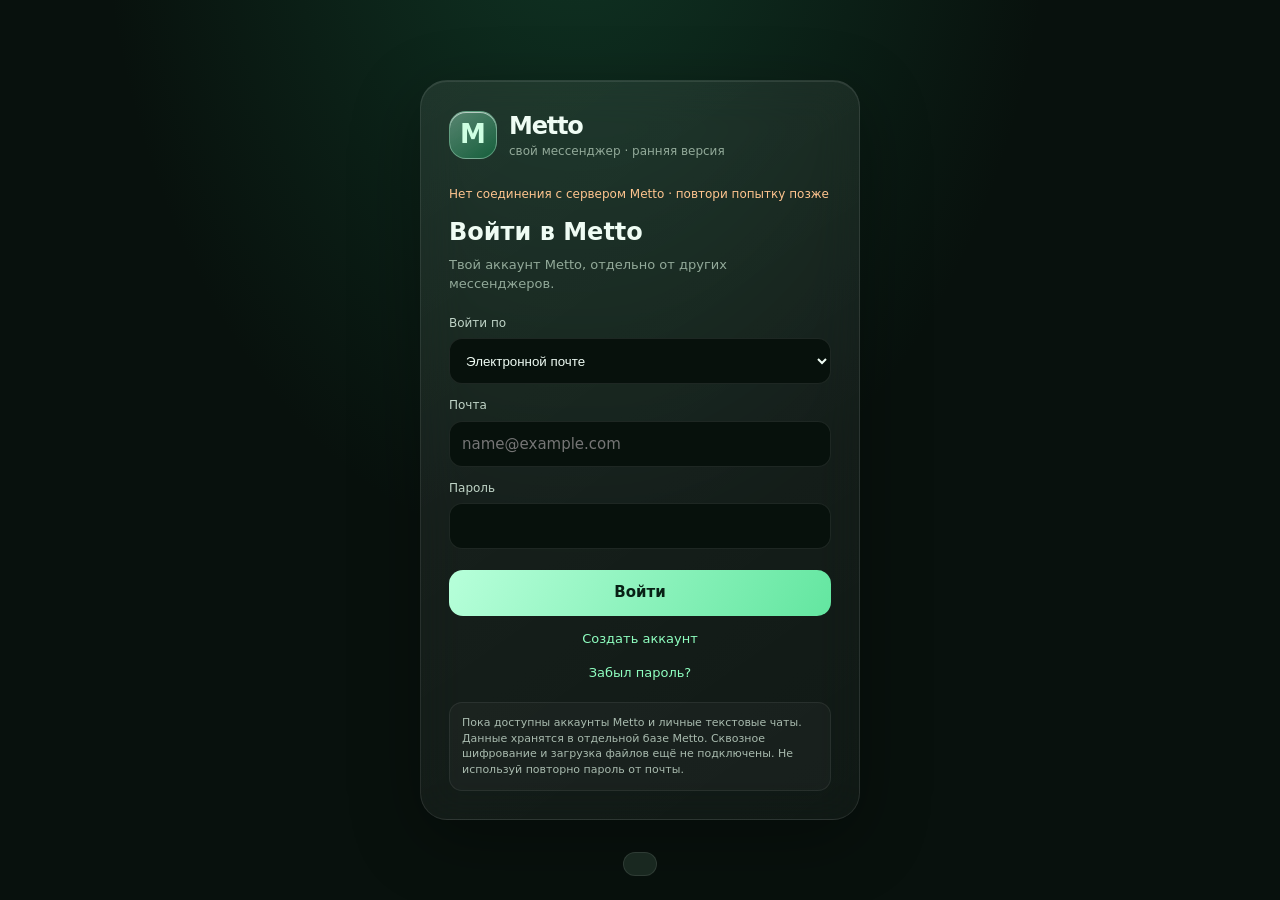
<file: metto-cloud.html>
<!doctype html>
<html lang="ru">
<head>
  <meta charset="utf-8">
  <meta name="viewport" content="width=device-width,initial-scale=1,viewport-fit=cover">
  <meta name="theme-color" content="#09150f">
  <title>Metto — личные чаты</title>
  <link rel="icon" href="./mello-icon.svg" type="image/svg+xml">
  <style>
    :root{color-scheme:dark;--bg:#09150f;--panel:#111e19;--panel2:#192820;--line:#ffffff18;--text:#effcf4;--muted:#93aa9a;--green:#8fffc0;--glow:#1b6845}
    *{box-sizing:border-box}body{margin:0;min-height:100dvh;background:radial-gradient(ellipse at 45% -18%,#1b68456b,transparent 48%),#08110d;color:var(--text);font:15px/1.45 Inter,system-ui,-apple-system,"Segoe UI",sans-serif}button,input{font:inherit;color:inherit}button{cursor:pointer}.hidden{display:none!important}
    .glass{border:1px solid var(--line);background:linear-gradient(145deg,rgba(255,255,255,var(--glass-alpha,.08)),rgba(255,255,255,calc(var(--glass-alpha,.08)*.5)));box-shadow:inset 0 1px #ffffff18,0 20px 70px #0005;backdrop-filter:blur(22px);-webkit-backdrop-filter:blur(22px)}
    #auth{min-height:100dvh;display:grid;place-items:center;padding:18px}.auth-card{width:min(440px,100%);padding:28px;border-radius:27px;animation:auth-arrive .42s cubic-bezier(.16,1,.3,1) both}.brand{display:flex;align-items:center;gap:12px;margin-bottom:25px}.mark{display:grid;place-items:center;width:48px;height:48px;border-radius:17px;background:linear-gradient(145deg,#b1ffdc66,#17603d);border:1px solid #c7ffe258;color:#ceffe2;font-weight:900;font-size:26px;box-shadow:inset 0 1px #fff9}.brand b{display:block;font-size:24px;letter-spacing:-.05em}.brand small{display:block;color:var(--muted);font-size:12px}.auth-card h1{font-size:24px;margin:0 0 6px}.sub{color:var(--muted);font-size:13px;margin:0 0 21px}.field{display:block;margin:13px 0}.field span{display:block;color:#c0d4c7;font-size:12px;margin-bottom:6px}.field input,.field select{width:100%;height:46px;padding:0 12px;border:1px solid var(--line);border-radius:13px;background:#07110c;color:var(--text);outline:none}.primary{width:100%;min-height:46px;border:0;border-radius:14px;margin-top:8px;background:linear-gradient(120deg,#b7ffda,#63e6a0);color:#082015;font-weight:750}.link{display:block;margin:13px auto 0;background:none;border:0;color:var(--green);font-size:13px}.note{padding:12px;border-radius:13px;background:#ffffff08;border:1px solid #ffffff12;color:#a9bbaf;font-size:11px;margin-top:18px}.api-state{font-size:12px;color:#ffc58f;margin:0 0 12px;min-height:1em}
    #app{height:100dvh;max-width:1440px;margin:auto;display:grid;grid-template-columns:72px 320px minmax(0,1fr);border-inline:1px solid #ffffff0b;background:#0b1712}.rail{display:flex;flex-direction:column;align-items:center;gap:12px;padding:16px 8px;border-right:1px solid var(--line);background:#0e1a15}.rail .mark{width:42px;height:42px;font-size:22px;margin-bottom:12px}.rail button{width:52px;min-height:50px;border:0;border-radius:16px;background:transparent;color:var(--muted);font-size:19px}.rail button:hover,.rail button.selected{background:#b1ffdc16;color:var(--green)}.rail .spacer{flex:1}.sidebar{min-width:0;display:flex;flex-direction:column;border-right:1px solid var(--line);background:#111e19}.side-head{display:flex;align-items:center;justify-content:space-between;padding:18px 16px 11px}.side-head h1{font-size:20px;margin:0}.icon{width:38px;height:38px;border:1px solid var(--line);border-radius:13px;background:#ffffff0a;color:var(--green);font-size:21px}.list{padding:5px 10px;overflow:auto;flex:1}.chat-row{display:flex;align-items:center;gap:11px;padding:10px;border-radius:16px;cursor:pointer;transition:background .18s}.chat-row:hover,.chat-row.active{background:#b1ffdc17}.avatar{flex:none;width:44px;height:44px;border-radius:50%;display:grid;place-items:center;background:linear-gradient(145deg,#92f2bb,#25694a);color:#092016;font-weight:750}.row-copy{min-width:0;flex:1}.row-copy b,.row-copy small{display:block;overflow:hidden;text-overflow:ellipsis;white-space:nowrap}.row-copy small{color:var(--muted);font-size:12px;margin-top:3px}.empty-list{color:var(--muted);font-size:13px;text-align:center;padding:30px 18px}.pane{min-width:0;display:flex;flex-direction:column;position:relative}.welcome{margin:auto;max-width:440px;padding:28px;text-align:center;color:var(--muted)}.welcome .mark{margin:0 auto 20px;width:66px;height:66px;font-size:35px}.welcome h2{color:var(--text);font-size:24px;margin:0 0 8px}.chat-head{height:72px;display:flex;align-items:center;gap:11px;padding:12px 20px;border-bottom:1px solid var(--line);background:#ffffff06}.chat-head b{display:block}.chat-head small{color:var(--muted)}.chat-head .spacer{flex:1}.messages{flex:1;overflow:auto;padding:22px max(18px,calc((100% - 850px)/2));display:flex;flex-direction:column;gap:9px}.bubble{max-width:min(78%,620px);padding:10px 13px;border-radius:17px 17px 17px 5px;background:#17251f;border:1px solid #ffffff0d;white-space:pre-wrap;overflow-wrap:anywhere;animation:arrive .17s ease-out}.bubble.mine{align-self:flex-end;border-radius:17px 17px 5px 17px;background:linear-gradient(140deg,#246444,#164b34);border-color:#a9ffd01c}.bubble time{display:block;text-align:right;color:#b6cec0a0;font-size:10px;margin-top:4px}.composer{display:flex;gap:8px;max-width:900px;width:calc(100% - 32px);margin:0 auto calc(15px + env(safe-area-inset-bottom));padding:8px;border-radius:21px}.composer input{height:42px;min-width:0;flex:1;border:0;outline:0;background:transparent;padding:0 10px}.send{width:42px;height:42px;border:0;border-radius:15px;background:linear-gradient(120deg,#b7ffda,#63e6a0);color:#082015;font-weight:bold}.info{padding:8px 18px 0;text-align:center;color:#819789;font-size:10px}.back{display:none}.overlay{position:fixed;inset:0;z-index:4;display:grid;place-items:center;padding:16px;background:#0009;backdrop-filter:blur(12px)}.modal{width:min(460px,100%);max-height:min(80dvh,680px);overflow:auto;padding:20px;border-radius:22px}.modal-head{display:flex;justify-content:space-between;align-items:center;margin-bottom:14px}.modal-head h2{font-size:19px;margin:0}.searchbox{height:43px;width:100%;padding:0 12px;border:1px solid var(--line);border-radius:13px;background:#07110c;outline:0}.user-result{display:flex;align-items:center;gap:10px;padding:11px 2px;border-bottom:1px solid var(--line)}.user-result .row-copy{flex:1}.user-result button,.secondary{border:1px solid #a8ffce2b;border-radius:12px;padding:8px 11px;background:#91ffbf12;color:#caffdf;font-size:12px}.toast{position:fixed;left:50%;bottom:24px;z-index:8;transform:translate(-50%,20px);opacity:0;pointer-events:none;padding:11px 16px;border:1px solid var(--line);border-radius:14px;background:#192820;color:var(--text);transition:.2s}.toast.on{opacity:1;transform:translate(-50%,0)}@keyframes arrive{from{opacity:0;transform:translateY(5px)}to{opacity:1;transform:none}}@keyframes auth-arrive{from{opacity:0;transform:translateY(15px) scale(.98)}to{opacity:1;transform:none}}
    :root{--glass-alpha:.075}.glass{background:linear-gradient(145deg,rgba(255,255,255,var(--glass-alpha)),rgba(255,255,255,calc(var(--glass-alpha)*.42)))}
    .rail button{font-size:17px}.special-view{min-height:0;flex:1;display:flex;flex-direction:column}.special-head{display:flex;align-items:center;gap:12px;padding:17px 20px;border-bottom:1px solid var(--line)}.special-head h2{font-size:19px;margin:0}.special-list{overflow:auto;flex:1;padding:18px max(16px,calc((100% - 850px)/2));display:flex;flex-direction:column;gap:10px}.saved-item{position:relative;padding:14px 50px 14px 15px;border:1px solid var(--line);border-radius:16px;background:#ffffff08;white-space:pre-wrap;overflow-wrap:anywhere}.saved-item small{display:block;margin-top:8px;color:var(--muted);font-size:10px}.saved-item button{position:absolute;right:9px;top:9px}.profile-top{display:grid;grid-template-columns:74px 1fr;gap:14px;align-items:center;margin:12px 0 18px}.profile-avatar{width:74px;height:74px;border-radius:50%;object-fit:cover;background:linear-gradient(145deg,#92f2bb,#25694a)}.profile-banner-preview{width:100%;height:100px;object-fit:cover;border-radius:16px;border:1px solid var(--line);background:#12251b;margin:4px 0 12px}.banner-grid{display:grid;grid-template-columns:repeat(4,minmax(0,1fr));gap:8px;max-height:260px;overflow:auto;padding:2px}.banner-choice{border:2px solid transparent;border-radius:12px;padding:0;overflow:hidden;background:#ffffff0b;aspect-ratio:1.8;transition:transform .16s,border-color .16s}.banner-choice:hover{transform:scale(1.035)}.banner-choice.selected{border-color:#8fffc0;box-shadow:0 0 0 2px #8fffc030}.banner-choice img{width:100%;height:100%;object-fit:cover;display:block}.range-row{display:flex;align-items:center;gap:12px}.range-row input{flex:1;accent-color:#80f3ac}.modal-actions{display:flex;gap:8px;margin-top:14px}.modal-actions>*{flex:1}.qr-card{background:#fff;border-radius:18px;padding:14px;text-align:center;color:#132018}.qr-card img{display:block;width:min(250px,100%);aspect-ratio:1;margin:0 auto 10px}.qr-handle{font-weight:800}.assistant-answer{white-space:pre-wrap;padding:13px;border-radius:15px;background:#ffffff0a;border:1px solid var(--line);margin:12px 0}.assistant-form textarea{width:100%;min-height:92px;resize:vertical;padding:12px;border:1px solid var(--line);border-radius:14px;background:#07110c;outline:0}.chat-banner{width:100%;height:52px;object-fit:cover;border-radius:15px;margin:4px 0 0}.chat-tools{display:flex;gap:6px;margin-left:auto}.bubble{position:relative;padding-right:36px}.message-save{position:absolute;right:7px;top:7px;width:25px;height:25px;border:0;border-radius:8px;background:#ffffff08;color:#b8c7bf;opacity:.35}.bubble:hover .message-save,.message-save:focus{opacity:1}.avatar img{width:100%;height:100%;object-fit:cover;border-radius:50%}.chat-head .avatar{overflow:hidden}
    .profile-banner-preview{padding:0;overflow:hidden}.profile-banner-preview>img,.profile-banner-preview>video,.chat-banner>img,.chat-banner>video{display:block;width:100%;height:100%;object-fit:cover;border-radius:inherit}.chat-banner{overflow:hidden;padding:0}.banner-video-choice{display:flex;flex-direction:column;align-items:center;justify-content:center;gap:4px;background:radial-gradient(circle at 50% 15%,#a2ffd03b,#1b3d2b 60%,#0e1712);color:#caffdf}.banner-video-choice>span{font-size:24px}.banner-video-choice small{font-size:9px;color:#b6e8c9}.composer-tool{flex:none;width:38px;height:38px;border:1px solid var(--line);border-radius:13px;background:#ffffff08;color:var(--green)}.composer-tool:hover{background:#b1ffdc16}.bubble.sticker-bubble{font-size:52px;line-height:1.1;padding:7px 37px 7px 10px;background:transparent;border:0;box-shadow:none}.bubble.sticker-bubble.mine{background:transparent}.bubble a{color:#a8ffd0;text-decoration:underline;text-underline-offset:3px;overflow-wrap:anywhere}.sticker-grid{display:grid;grid-template-columns:repeat(5,1fr);gap:8px}.sticker-choice{min-height:58px;border:1px solid var(--line);border-radius:14px;background:#ffffff08;font-size:30px}.sticker-choice:hover{background:#b1ffdc20;transform:translateY(-2px)}.composer-hint{max-width:850px;width:calc(100% - 32px);margin:-8px auto 8px;color:var(--muted);font-size:10px}@media(max-width:700px){#app{grid-template-columns:56px minmax(0,1fr);height:100dvh}.rail{grid-column:1;grid-row:1;gap:6px;padding:10px 4px}.rail button{width:46px;min-height:43px;border-radius:13px}.rail .mark{width:40px;height:40px;margin-bottom:4px}.sidebar{grid-column:2;grid-row:1}.pane{grid-column:2;grid-row:1;display:none}.pane.mobile-open{display:flex;position:absolute;inset:0 0 0 56px;z-index:2;background:#0b1712}.pane.mobile-open .back{display:inline-grid;place-items:center;width:38px;height:38px;border:0;border-radius:13px;background:#ffffff0b;font-size:20px}.pane.mobile-open~.sidebar{visibility:hidden}.sidebar.mobile-hidden{visibility:hidden}.messages{padding:16px 12px}.bubble{max-width:88%}.chat-head{padding:10px 12px}.composer{width:calc(100% - 20px)}.composer-tool{width:34px;height:34px}.composer-hint{width:calc(100% - 20px)}.banner-grid{grid-template-columns:repeat(3,minmax(0,1fr));max-height:34dvh}.modal{max-height:88dvh}.special-head{padding:12px}.special-list{padding:12px}}
    .overlay{animation:overlay-in .24s cubic-bezier(.2,.8,.2,1) both}.modal{transform-origin:center;animation:modal-in .34s cubic-bezier(.16,1,.3,1) both}.overlay.closing{animation:overlay-out .18s ease-in both}.overlay.closing .modal{animation:modal-out .18s cubic-bezier(.4,0,1,1) both}.pane.mobile-open{animation:pane-enter .25s cubic-bezier(.2,.8,.2,1) both}.messages:not(.hidden){animation:content-in .24s ease-out both}.welcome:not(.hidden){animation:content-in .3s ease-out both}@keyframes overlay-in{from{opacity:0}to{opacity:1}}@keyframes overlay-out{from{opacity:1}to{opacity:0}}@keyframes modal-in{from{opacity:0;transform:translateY(18px) scale(.965);filter:blur(5px)}to{opacity:1;transform:none;filter:none}}@keyframes modal-out{to{opacity:0;transform:translateY(10px) scale(.975);filter:blur(3px)}}@keyframes pane-enter{from{opacity:.5;transform:translateX(10px)}to{opacity:1;transform:none}}@keyframes content-in{from{opacity:0;transform:translateY(6px)}to{opacity:1;transform:none}}.chat-row-enter{animation:row-in .28s cubic-bezier(.2,.8,.2,1) both}.chat-row-enter:nth-child(2){animation-delay:25ms}.chat-row-enter:nth-child(3){animation-delay:50ms}.chat-row-enter:nth-child(4){animation-delay:75ms}@keyframes row-in{from{opacity:0;transform:translateX(-9px)}to{opacity:1;transform:none}}.welcome .mark{animation:mark-float 3.5s ease-in-out infinite}@keyframes mark-float{0%,100%{transform:translateY(0) rotate(0)}50%{transform:translateY(-5px) rotate(3deg)}}.qr-card{position:relative;isolation:isolate;overflow:hidden;padding:22px;border:1px solid #94ffc236;border-radius:25px;text-align:center;color:#eafff1;background:radial-gradient(ellipse at 50% 0%,#55f0a226,transparent 56%),linear-gradient(145deg,#142a20,#0b1711);box-shadow:0 16px 48px #0008,inset 0 1px #ffffff13}.qr-card:before{content:"";position:absolute;inset:-60% -40%;z-index:-1;background:conic-gradient(from 0deg,transparent 0 72%,#79ffb117 82%,transparent 91%);animation:qr-glow 9s linear infinite}@keyframes qr-glow{to{transform:rotate(1turn)}}.qr-code-frame{width:min(270px,100%);aspect-ratio:1;margin:18px auto 16px;padding:12px;border-radius:22px;background:linear-gradient(145deg,#fff,#e5fff0);box-shadow:0 8px 30px #70ffb323;animation:qr-settle .5s cubic-bezier(.16,1,.3,1) both}.qr-code-frame img{display:block;width:100%;height:100%;object-fit:contain;border-radius:13px}.qr-brand{display:inline-flex;align-items:center;gap:8px;padding:7px 12px;border:1px solid #94ffc22e;border-radius:999px;background:#ffffff08;color:#c4ffda;font-size:12px;font-weight:750;letter-spacing:.04em}.qr-brand-mark{display:grid;place-items:center;width:23px;height:23px;border-radius:8px;background:linear-gradient(145deg,#b1ffdc,#54db94);color:#092016;font-size:14px}.qr-handle{font-size:20px;font-weight:800;letter-spacing:-.025em}.qr-card small{display:block;margin-top:6px;color:#a8bfaf}.qr-actions{display:grid;grid-template-columns:1fr 1fr;gap:9px;margin-top:12px}.qr-actions .secondary{min-height:44px;font-size:13px}.qr-scan-line{height:2px;width:100%;margin-top:13px;background:linear-gradient(90deg,transparent,#91ffbf99,transparent);filter:drop-shadow(0 0 5px #6dffa6);animation:scanline 2.7s ease-in-out infinite}@keyframes scanline{0%,100%{transform:translateY(-3px);opacity:.2}50%{transform:translateY(3px);opacity:.9}}@keyframes qr-settle{from{opacity:0;transform:scale(.92) rotate(-2deg)}to{opacity:1;transform:none}}.ai-deep{display:flex;align-items:center;gap:9px;padding:11px 2px;color:var(--text);font-size:13px}.ai-deep input{accent-color:#83f5ae;width:17px;height:17px}.ai-deep small{margin-left:auto;color:var(--muted)}.ai-actions{display:flex;gap:8px;margin-top:9px}.ai-actions button{flex:1;min-height:42px}@media(prefers-reduced-motion:reduce){*,*:before,*:after{animation-duration:.01ms!important;animation-iteration-count:1!important;scroll-behavior:auto!important;transition-duration:.01ms!important}}
  </style>
  <style>
    button{transition:transform .17s cubic-bezier(.2,.8,.2,1),filter .17s,background-color .18s,border-color .18s,color .18s,box-shadow .18s}.primary,.send{background:linear-gradient(120deg,var(--accent-soft,#b7ffda),var(--accent-strong,#63e6a0));transition:transform .18s cubic-bezier(.2,.8,.2,1),filter .18s,box-shadow .18s}.rail button,.icon,.secondary,.composer-tool,.chat-row,.accent-choice,.motion-choice{transition:transform .18s cubic-bezier(.2,.8,.2,1),background .2s,border-color .2s,color .2s,box-shadow .2s}.rail button:hover,.icon:hover,.secondary:hover,.composer-tool:hover,.accent-choice:hover,.motion-choice:hover{transform:translateY(-2px)}.rail button:hover,.rail button.selected{background:color-mix(in srgb,var(--green) 12%,transparent);color:var(--green)}button:active{transform:scale(.96)!important;filter:brightness(1.12)}button:focus-visible,input:focus-visible,select:focus-visible,textarea:focus-visible{outline:2px solid var(--green);outline-offset:2px}.primary:hover,.send:hover{filter:brightness(1.08);box-shadow:0 8px 22px color-mix(in srgb,var(--green) 20%,transparent)}
    .settings-modal{width:min(540px,100%)}.settings-kicker{display:block;margin-bottom:3px;color:var(--green);font-size:9px;font-weight:800;letter-spacing:.14em}.settings-modal .modal-head{margin-bottom:16px}.settings-modal .modal-head h2{font-size:23px;letter-spacing:-.04em}.settings-tabs{display:grid;grid-template-columns:repeat(3,1fr);gap:5px;padding:5px;border:1px solid var(--line);border-radius:15px;background:#ffffff06;margin-bottom:15px}.settings-tab{border:0;border-radius:11px;padding:10px 5px;background:transparent;color:var(--muted);font-size:12px;transition:background .2s,color .2s,transform .2s}.settings-tab.active{background:color-mix(in srgb,var(--green) 16%,transparent);color:var(--text);box-shadow:inset 0 1px #ffffff1a}.settings-panel.panel-enter{animation:content-in .22s ease-out both}.settings-card{padding:15px;margin-bottom:10px;border:1px solid var(--line);border-radius:17px;background:linear-gradient(145deg,#ffffff0b,#ffffff04);transition:border-color .2s,transform .2s}.settings-card>b,.settings-card>div>b{display:block;font-size:13px}.settings-card>small,.settings-card>div>small{display:block;margin-top:4px;color:var(--muted);font-size:11px;line-height:1.5}.accent-options{display:flex;gap:12px;margin-top:14px}.accent-choice{width:33px;height:33px;border:2px solid #ffffff38;border-radius:50%;box-shadow:0 3px 13px #0005}.accent-choice.mint{background:linear-gradient(135deg,#b7ffda,#63e6a0)}.accent-choice.lavender{background:linear-gradient(135deg,#e0ccff,#a982ff)}.accent-choice.blue{background:linear-gradient(135deg,#c1e5ff,#70bbff)}.accent-choice.rose{background:linear-gradient(135deg,#ffd0e5,#ff77ad)}.accent-choice.active{outline:2px solid var(--text);outline-offset:3px;transform:scale(1.08)}.settings-panel .field{margin:4px 0}.settings-panel .field span{font-size:12px}.settings-panel .range-row{margin-top:11px}.settings-wide{width:100%;min-height:45px;font-size:12px}.motion-options{display:grid;gap:7px;margin-top:13px}.motion-choice{display:flex;align-items:center;justify-content:space-between;min-height:42px;padding:8px 11px;border:1px solid var(--line);border-radius:12px;background:#ffffff05;color:var(--text);font-size:12px}.motion-choice span{color:var(--muted);font-size:10px}.motion-choice.active{border-color:color-mix(in srgb,var(--green) 45%,transparent);background:color-mix(in srgb,var(--green) 9%,transparent)}.motion-preview{position:relative;display:grid;grid-template-columns:42px 1fr;align-items:center;column-gap:12px;padding:15px;border-radius:17px;background:radial-gradient(ellipse at 8% 45%,color-mix(in srgb,var(--green) 17%,transparent),transparent 50%),#ffffff06;overflow:hidden}.motion-preview b,.motion-preview small{grid-column:2}.motion-preview b{font-size:12px}.motion-preview small{color:var(--muted);font-size:10px}.preview-orb{grid-row:1/3;width:36px;height:36px;border-radius:13px;background:linear-gradient(145deg,var(--accent-soft),var(--accent-strong));box-shadow:0 0 24px color-mix(in srgb,var(--green) 25%,transparent);animation:preview-pulse 1.8s ease-in-out infinite}.settings-note{display:block;margin:11px 3px 0;color:var(--muted);font-size:10px}.account-card{display:flex;align-items:center;gap:12px}.account-card>div:last-child{min-width:0}.settings-account-avatar{width:46px;height:46px;display:grid;place-items:center;border-radius:16px;background:linear-gradient(145deg,var(--accent-soft),var(--accent-strong));color:#092016;font-weight:800}.settings-panel[data-panel="about"] .settings-card>small{margin-top:10px}.settings-modal .range-row input{accent-color:var(--green)}@keyframes preview-pulse{0%,100%{transform:scale(.9) rotate(-5deg);box-shadow:0 0 10px color-mix(in srgb,var(--green) 16%,transparent)}50%{transform:scale(1.08) rotate(5deg);box-shadow:0 0 27px color-mix(in srgb,var(--green) 45%,transparent)}}:root[data-motion="calm"] .overlay{animation-duration:.16s}:root[data-motion="calm"] .modal{animation-duration:.2s}:root[data-motion="calm"] .chat-row-enter,:root[data-motion="calm"] .bubble{animation-duration:.12s}:root[data-motion="calm"] .qr-code-frame{animation-duration:.25s}:root[data-motion="full"] .overlay{animation-duration:.32s}:root[data-motion="full"] .modal{animation-duration:.48s}:root[data-motion="full"] .chat-row-enter{animation-duration:.42s}:root[data-motion="full"] .bubble{animation-duration:.3s}:root[data-motion="full"] .qr-code-frame{animation-duration:.75s}:root[data-motion="full"] .qr-card:before{animation-duration:5s}:root[data-motion="full"] .qr-scan-line{animation-duration:1.6s}:root[data-motion="calm"] .welcome .mark{animation-duration:5s}:root[data-motion="full"] .welcome .mark{animation-duration:2.7s}@media(max-width:700px){.settings-modal{max-height:88dvh;padding:17px}.settings-tabs{gap:3px}.settings-tab{font-size:11px}.settings-card{padding:13px}.qr-code-frame{width:min(250px,100%)}.qr-actions{grid-template-columns:1fr 1fr}}@media(prefers-reduced-motion:reduce){.preview-orb{animation:none!important}}
  </style>
  <style>
    .profile-avatar{animation:avatar-arrive .32s cubic-bezier(.16,1,.3,1) both}.profile-banner-preview>img,.profile-banner-preview>video,.chat-banner>img,.chat-banner>video{animation:banner-arrive .36s ease-out both}.qr-code-frame img:not(.qr-ready){opacity:.18;filter:blur(5px);transition:opacity .2s,filter .2s}.qr-code-frame img.qr-ready{opacity:1;filter:none;animation:qr-reveal .36s cubic-bezier(.16,1,.3,1) both}.qr-code-frame img.qr-failed{opacity:0}.toast{animation:toast-arrive .22s cubic-bezier(.16,1,.3,1) both}.overlay.closing .qr-card:before{animation-play-state:paused}@keyframes avatar-arrive{from{opacity:.5;transform:scale(.84) rotate(-8deg)}to{opacity:1;transform:none}}@keyframes banner-arrive{from{opacity:.35;transform:scale(1.025);filter:blur(2px)}to{opacity:1;transform:none;filter:none}}@keyframes qr-reveal{from{transform:scale(.94);filter:blur(2px)}to{transform:none;filter:none}}@keyframes toast-arrive{from{opacity:0;transform:translate(-50%,12px) scale(.97)}to{opacity:1;transform:translate(-50%,0) scale(1)}}.settings-tab:active,.motion-choice:active{transform:scale(.975)}.auth-card .field input,.auth-card .field select,.assistant-form textarea,.searchbox{transition:border-color .2s,box-shadow .2s,background .2s}.auth-card .field input:focus,.auth-card .field select:focus,.assistant-form textarea:focus,.searchbox:focus{border-color:color-mix(in srgb,var(--green) 55%,transparent);box-shadow:0 0 0 3px color-mix(in srgb,var(--green) 12%,transparent)}
  </style>
  <style>
    .chat-folders{display:flex;align-items:center;gap:6px;padding:6px 12px 10px;overflow:auto;border-bottom:1px solid var(--line)}.folder-chip,.folder-add{flex:none;border:1px solid transparent;border-radius:999px;background:#ffffff08;color:var(--muted);padding:6px 11px;font-size:12px;transition:.18s}.folder-chip:hover,.folder-chip.active{background:#8fffc01b;color:var(--green);border-color:#8fffc025}.folder-add{width:29px;height:29px;padding:0;border-color:var(--line);font-size:17px}.folder-choices{display:grid;gap:3px;max-height:270px;overflow:auto}.folder-choices label{display:flex;gap:10px;align-items:center;padding:9px;border-radius:10px;color:var(--text);cursor:pointer}.folder-choices label:hover{background:#ffffff08}.folder-choices input{accent-color:var(--green)}.pinned-notice{flex:none;margin:8px 18px 0;padding:10px 14px;border:1px solid #9affc12a;border-radius:13px;background:#8fffc012;color:#c7ffdd;text-align:left;cursor:pointer;overflow:hidden;text-overflow:ellipsis;white-space:nowrap}.message-menu{position:fixed;z-index:9;width:220px;padding:7px;border-radius:16px;animation:menu-pop .16s cubic-bezier(.16,1,.3,1) both}.message-menu>button{display:block;width:100%;padding:9px 10px;border:0;border-radius:10px;background:transparent;color:var(--text);text-align:left;font-size:13px}.message-menu>button:hover{background:#8fffc018}.message-menu>button:disabled{opacity:.45}.reaction-row{display:flex;justify-content:space-between;padding:3px 4px 8px;border-bottom:1px solid var(--line);margin-bottom:4px}.reaction-row button{width:30px;height:30px;border:0;border-radius:9px;background:#ffffff08;font-size:17px}.reaction-row button:hover{transform:scale(1.18);background:#8fffc01b}.message-reactions{display:flex;gap:4px;margin-top:5px}.message-reactions span{padding:2px 7px;border:1px solid #a8ffce25;border-radius:999px;background:#8fffc014;font-size:13px}.edited-mark{color:#b9d5c4;font-size:10px}.reply-draft{max-width:900px;width:calc(100% - 32px);margin:0 auto 6px;padding:8px 12px;border-left:3px solid var(--green);border-radius:8px;background:#8fffc010;color:#c8ffde;font-size:12px}.reply-draft button{float:right;border:0;background:transparent;color:var(--muted);font-size:16px}.forward-choice{display:flex;width:100%;justify-content:space-between;align-items:center;padding:12px;border:0;border-bottom:1px solid var(--line);background:transparent;color:var(--text);text-align:left;cursor:pointer}.forward-choice:hover{background:#8fffc012}.forward-choice small{color:var(--muted)}@keyframes menu-pop{from{opacity:0;transform:translateY(5px) scale(.98)}to{opacity:1;transform:none}}@media(max-width:700px){.message-menu{max-width:calc(100vw - 70px)}.chat-folders{padding-inline:8px}}
  </style>
  <style>
    .mobile-search,.mobile-tabs{display:none}.mobile-head-actions{display:flex;gap:7px}.location-card{display:grid;grid-template-columns:38px 1fr;grid-template-rows:auto auto;align-items:center;gap:2px 9px;min-width:185px;padding:12px;border:1px solid #ffffff1c;border-radius:14px;background:linear-gradient(145deg,#1d3428,#13251c);color:var(--text)!important;text-decoration:none!important}.location-card>span{grid-row:1/3;font-size:24px}.location-card b{font-size:13px}.location-card small{font-size:11px;color:var(--muted)}.mobile-more>button{display:block;width:100%;min-height:48px;padding:12px;border:0;border-top:1px solid var(--line);background:transparent;color:var(--text);text-align:left}
    @media(max-width:700px){
      body{min-height:100svh;min-height:100dvh;overscroll-behavior:none}#app{position:relative;display:block;width:100%;height:100svh;height:100dvh;max-width:none;border:0;overflow:hidden}.rail{display:none!important}.sidebar{position:absolute;inset:0;display:flex;width:100%;height:100%;border:0;padding-bottom:calc(66px + env(safe-area-inset-bottom));transition:transform .24s cubic-bezier(.2,.8,.2,1),opacity .2s}.sidebar.mobile-hidden{visibility:hidden;transform:translateX(-18px);opacity:0;pointer-events:none}.side-head{min-height:62px;padding:calc(10px + env(safe-area-inset-top)) 16px 10px}.side-head h1{font-size:22px}.mobile-search{display:flex;align-items:center;gap:10px;margin:4px 14px 8px;padding:0 13px;height:44px;border:1px solid var(--line);border-radius:14px;background:#ffffff08;color:var(--muted)}.mobile-search span{font-size:20px}.mobile-search input{min-width:0;flex:1;border:0;outline:0;background:transparent;color:var(--text);font:inherit}.mobile-search input::placeholder{color:var(--muted)}.chat-folders{padding:7px 12px 10px}.list{padding:7px 8px}.chat-row{gap:12px;padding:11px 10px;border-radius:15px}.avatar{width:48px;height:48px}.row-copy b{font-size:15px}.row-copy small{font-size:12px}.sidebar>.info{margin:0;padding:5px 10px 8px}.mobile-tabs{position:fixed;z-index:3;inset:auto 0 0;display:grid;grid-template-columns:repeat(4,minmax(0,1fr));min-height:61px;padding:6px 7px calc(6px + env(safe-area-inset-bottom));border-top:1px solid #ffffff14;background:rgba(10,22,16,.94);backdrop-filter:blur(24px);-webkit-backdrop-filter:blur(24px)}.mobile-tabs button{display:flex;flex-direction:column;align-items:center;justify-content:center;gap:2px;min-width:0;min-height:46px;border:0;border-radius:13px;background:transparent;color:var(--muted);font-size:10px}.mobile-tabs button span{font-size:19px;line-height:1.1}.mobile-tabs button.active{background:#8fffc016;color:var(--green)}.pane{display:none;position:absolute;inset:0;z-index:4;width:100%;height:100%;background:#0b1712}.pane.mobile-open{display:flex;inset:0;animation:pane-enter .22s cubic-bezier(.2,.8,.2,1) both}#app.mobile-chat-active .sidebar{visibility:hidden;pointer-events:none}.chat-head{flex:none;height:auto;min-height:62px;padding:calc(7px + env(safe-area-inset-top)) 10px 8px;gap:9px}.chat-head .back{display:grid;flex:none;place-items:center;width:40px;height:40px;border:0;border-radius:14px;background:#ffffff0b;color:var(--green);font-size:24px}.chat-head .avatar{width:40px;height:40px}.chat-head b{font-size:14px}.chat-head small{display:block;font-size:11px}.chat-head .icon{width:38px;height:38px}.chat-banner{max-height:100px}.messages{min-height:0;padding:14px 11px;gap:8px;scroll-padding-bottom:12px}.bubble{max-width:88%;padding:9px 11px;font-size:14px}.composer{flex:none;max-width:none;width:calc(100% - 12px);margin:0 auto calc(6px + env(safe-area-inset-bottom));padding:6px;gap:5px;border-radius:18px}.composer input{height:42px;padding:0 5px;font-size:16px}.composer-tool{width:35px;height:38px;border-radius:12px}.send{width:40px;height:40px;flex:none}.pinned-notice{margin:7px 10px 0}.reply-draft{width:calc(100% - 12px)}.overlay{align-items:end;padding:0}.modal{width:100%;max-width:none;max-height:88svh;max-height:88dvh;padding:18px 16px calc(16px + env(safe-area-inset-bottom));border-radius:24px 24px 0 0}.message-menu{left:8px!important;right:8px;top:auto!important;bottom:calc(8px + env(safe-area-inset-bottom));width:auto;max-height:min(72dvh,520px);overflow:auto;padding:10px;border-radius:22px}.message-menu>button{min-height:43px}.reaction-row button{width:38px;height:38px}.toast{bottom:calc(75px + env(safe-area-inset-bottom));max-width:calc(100vw - 28px);white-space:normal;text-align:center}.welcome{max-width:340px;padding:20px}.special-head{padding:calc(10px + env(safe-area-inset-top)) 12px 10px}.special-list{padding:14px 12px}.profile-top{grid-template-columns:64px 1fr}.profile-avatar{width:64px;height:64px}
    }
    @media(max-width:380px){.side-head{padding-inline:12px}.chat-folders{gap:4px;padding-inline:8px}.folder-chip{padding:6px 9px;font-size:11px}.chat-head{gap:6px;padding-inline:7px}.chat-head .icon{width:34px;height:34px}.composer-tool{width:32px}.mobile-tabs{padding-inline:4px}.mobile-tabs button{font-size:9px}}
  </style>
  <style>
    .sticker-modal{width:min(470px,100%)}.sticker-subtitle{display:block;margin-top:3px;color:var(--muted);font-size:11px}.sticker-tabs{display:flex;gap:6px;overflow:auto;padding:2px 0 12px}.sticker-tabs button{flex:none;padding:7px 12px;border:1px solid var(--line);border-radius:999px;background:#ffffff08;color:var(--muted);font-size:12px;transition:background .18s,color .18s,transform .18s}.sticker-tabs button.active{background:#8fffc01c;color:var(--green);border-color:#8fffc033}.sticker-grid{grid-template-columns:repeat(6,minmax(0,1fr));gap:7px}.sticker-choice{display:grid;place-items:center;min-height:58px;transition:transform .18s,background .18s,box-shadow .18s}.sticker-choice:hover{transform:translateY(-3px) scale(1.04);box-shadow:0 8px 22px #0003}.sticker-choice[hidden]{display:none}.metto-sticker-art{display:block;width:56px;height:56px;overflow:visible;transform-origin:50% 75%;filter:drop-shadow(0 4px 6px #0003)}.sticker-motion-0{animation:metto-sticker-bob 2.1s ease-in-out infinite}.sticker-motion-1{animation:metto-sticker-sway 2.7s ease-in-out infinite}.sticker-motion-2{animation:metto-sticker-pulse 1.9s ease-in-out infinite}.sticker-motion-3{animation:metto-sticker-spark 2.4s ease-in-out infinite}.bubble.sticker-bubble .metto-sticker-art{width:78px;height:78px}.metto-emoji-art{display:inline-grid;place-items:center;transform-origin:50% 70%;will-change:transform,filter}.emoji-choice .metto-emoji-art{font-size:31px}.bubble.emoji-bubble{background:transparent;border:0;box-shadow:none;padding:4px 32px 4px 8px}.bubble.emoji-bubble .metto-emoji-art{font-size:58px}.emoji-motion-0{animation:emoji-pop 1.9s ease-in-out infinite}.emoji-motion-1{animation:emoji-bounce 1.6s ease-in-out infinite}.emoji-motion-2{animation:emoji-wiggle 2.2s ease-in-out infinite}.emoji-motion-3{animation:emoji-float 2.7s ease-in-out infinite}.emoji-motion-4{animation:emoji-heartbeat 1.4s ease-in-out infinite}.emoji-motion-5{animation:emoji-spin 3.2s ease-in-out infinite}.emoji-motion-6{animation:emoji-glow 2s ease-in-out infinite}.emoji-motion-7{animation:emoji-squish 1.8s ease-in-out infinite}@keyframes emoji-pop{0%,100%{transform:scale(.94) rotate(-3deg)}50%{transform:scale(1.12) rotate(3deg)}}@keyframes emoji-bounce{0%,100%{transform:translateY(0)}45%{transform:translateY(-7px)}65%{transform:translateY(-2px)}}@keyframes emoji-wiggle{0%,100%{transform:rotate(-8deg)}50%{transform:rotate(8deg)}}@keyframes emoji-float{0%,100%{transform:translateY(2px)}50%{transform:translateY(-5px)}}@keyframes emoji-heartbeat{0%,100%{transform:scale(1)}15%{transform:scale(1.13)}30%{transform:scale(.98)}45%{transform:scale(1.1)}}@keyframes emoji-spin{0%,80%,100%{transform:rotate(0)}30%{transform:rotate(-12deg)}55%{transform:rotate(12deg)}}@keyframes emoji-glow{0%,100%{filter:drop-shadow(0 0 0 transparent)}50%{filter:drop-shadow(0 0 8px #8fffc0aa);transform:scale(1.08)}}@keyframes emoji-squish{0%,100%{transform:scale(1,1)}35%{transform:scale(1.12,.9)}55%{transform:scale(.92,1.08)}}.media-emoji-grid button{transition:transform .18s ease,background .18s ease}.media-emoji-grid button:hover{transform:translateY(-3px) scale(1.12)}@keyframes metto-sticker-bob{0%,100%{transform:translateY(0) rotate(-3deg)}50%{transform:translateY(-5px) rotate(3deg)}}@keyframes metto-sticker-sway{0%,100%{transform:rotate(-7deg) scale(.98)}50%{transform:rotate(7deg) scale(1.06)}}@keyframes metto-sticker-pulse{0%,100%{transform:scale(.94)}50%{transform:scale(1.1)}}@keyframes metto-sticker-spark{0%,100%{transform:rotate(0) scale(1);filter:drop-shadow(0 3px 4px #0003)}35%{transform:rotate(-8deg) scale(1.08);filter:drop-shadow(0 0 8px #8fffc077)}70%{transform:rotate(6deg) scale(1.02)}}@media(max-width:700px){.sticker-grid{grid-template-columns:repeat(5,minmax(0,1fr))}.sticker-modal{max-height:78dvh;padding:16px}.sticker-choice{min-height:54px}}@media(prefers-reduced-motion:reduce){.metto-sticker-art,.metto-emoji-art{animation:none!important}}
  </style>
  <style>
    @media(max-width:700px){.page-overlay{inset:0 0 calc(61px + env(safe-area-inset-bottom));display:block;padding:0;background:rgba(8,17,13,.97);backdrop-filter:blur(24px);-webkit-backdrop-filter:blur(24px)}.page-screen{width:100%;height:100%;max-width:none;max-height:none;padding:calc(16px + env(safe-area-inset-top)) 16px 22px;border:0;border-radius:0;background:linear-gradient(155deg,#14251d,#0b1712 55%);box-shadow:none;overflow:auto;overscroll-behavior:contain}.page-screen .modal-head{position:sticky;top:calc(-16px - env(safe-area-inset-top));z-index:1;padding:5px 0 13px;margin:calc(-5px) 0 13px;background:linear-gradient(#14251d 75%,transparent)}.page-screen .modal-head h2{font-size:22px;letter-spacing:-.035em}.page-screen .field input{background:#09150f}.page-screen .profile-banner-preview{height:132px}.page-screen .banner-grid{max-height:none;flex:1;min-height:220px}.page-screen .modal-actions{position:sticky;bottom:-22px;padding:12px 0 4px;background:linear-gradient(transparent,#0b1712 28%)}.mobile-tabs{z-index:6}.page-overlay{z-index:5}}
  </style>
  <style>
    .media-drawer{min-width:0;flex-direction:column;background:linear-gradient(180deg,#111e19,#0d1913);border-left:1px solid var(--line);overflow:hidden}.media-head{display:flex;align-items:center;justify-content:space-between;padding:16px 14px 12px;border-bottom:1px solid var(--line)}.media-head b{display:block;font-size:17px}.media-tabs{display:grid;grid-template-columns:repeat(3,1fr);gap:4px;margin:10px 10px 8px;padding:4px;border-radius:13px;background:#ffffff08}.media-tabs button{border:0;border-radius:10px;padding:9px 4px;background:transparent;color:var(--muted);font-size:11px}.media-tabs button.active{background:#8fffc01b;color:var(--green)}.media-search{flex:none;width:calc(100% - 20px);margin:0 10px 9px}.media-content{min-height:0;overflow:auto;padding:4px 10px 12px}.media-emoji-grid,.media-sticker-grid{display:grid;grid-template-columns:repeat(6,minmax(0,1fr));gap:4px}.media-emoji-grid button{height:38px;border:0;border-radius:9px;background:transparent;font-size:22px}.media-emoji-grid button:hover,.media-sticker-grid button:hover{background:#8fffc018}.media-sticker-grid button{display:grid;place-items:center;min-width:0;aspect-ratio:1;border:1px solid var(--line);border-radius:11px;background:#ffffff06;padding:2px}.media-sticker-grid .metto-sticker-art{width:38px;height:38px}.media-links{display:grid;gap:8px}.media-links a,.media-links button{min-height:42px;display:flex;align-items:center;justify-content:center;padding:9px 12px;border:1px solid var(--line);border-radius:12px;background:#ffffff08;color:var(--text);text-decoration:none;font-size:12px}.media-send-row{display:flex;gap:6px;margin-top:9px}.media-send-row input{min-width:0;flex:1;height:38px;padding:0 9px;border:1px solid var(--line);border-radius:10px;background:#09150f;color:var(--text)}.media-send-row button{border:0;border-radius:10px;padding:0 11px;background:var(--green);color:#082015;font-weight:700}
    @media(min-width:1101px){#app.media-open{grid-template-columns:72px 320px minmax(360px,1fr) 286px}#app.media-open #mediaDrawer{display:flex}}
    @media(min-width:701px) and (max-width:1100px){#app.media-open{grid-template-columns:64px 270px minmax(280px,1fr)}#mediaDrawer{display:none!important}}
    @media(max-width:700px){#mediaDrawer{display:none!important}}
  </style>
  <style>
    .settings-account-banner{display:flex;align-items:center;gap:12px;padding:12px;border:1px solid var(--line);border-radius:16px;background:#ffffff08;cursor:pointer}.settings-account-banner>div:nth-child(2){min-width:0;flex:1}.settings-account-banner b,.settings-account-banner small{display:block;overflow:hidden;text-overflow:ellipsis;white-space:nowrap}.settings-account-banner small{margin-top:3px;color:var(--muted);font-size:11px}.settings-account-banner>span{color:var(--muted);font-size:22px}.settings-list-label{display:block;margin:20px 5px 7px;color:var(--muted);font-size:9px;font-weight:800;letter-spacing:.13em}.settings-menu-list{display:grid}.settings-menu-row{width:100%;display:flex;align-items:center;gap:12px;min-height:62px;padding:9px 5px;border:0;border-bottom:1px solid var(--line);background:transparent;color:var(--text);text-align:left;cursor:pointer}.settings-menu-row:hover{background:#ffffff06}.setting-icon{flex:none;width:36px;height:36px;display:grid;place-items:center;border-radius:11px;background:#8fffc016;color:var(--green);font-size:18px;font-weight:700}.setting-privacy{background:#87a9ff20;color:#9fbbff}.setting-notifications,.setting-energy{background:#ffbd7820;color:#ffc47c}.setting-storage,.setting-folders{background:#8bd3ff20;color:#8bd3ff}.setting-devices{background:#d6b0ff20;color:#d6b0ff}.setting-language{background:#ff9ecb20;color:#ff9ecb}.setting-copy{min-width:0;flex:1}.setting-copy b,.setting-copy small{display:block}.setting-copy b{font-size:13px}.setting-copy small{margin-top:3px;color:var(--muted);font-size:10px;line-height:1.35}.setting-chevron{color:var(--muted);font-size:20px}.settings-detail-title{min-width:0;flex:1}.settings-detail-title h2{margin:0;font-size:20px}.settings-detail-content{display:grid;gap:10px}.settings-detail-content .settings-card{margin:0}.settings-detail-content .settings-menu-row{padding:8px 4px}.settings-detail-content #settingsEditProfile{margin-top:4px}
    @media(max-width:700px){.settings-menu-row{min-height:66px}.settings-menu-row:active{background:#8fffc012}.settings-detail-title h2{font-size:18px}.settings-detail-content{gap:9px}}
  </style>
<style>
.attachment-bubble{max-width:min(82%,560px)}.attachment-card{display:grid;gap:8px;min-width:min(230px,68vw)}.attachment-image{display:block;width:min(100%,420px);max-height:360px;object-fit:contain;border-radius:14px;cursor:zoom-in;background:#07110c}.attachment-video{display:block;width:min(100%,420px);max-height:360px;border-radius:14px;background:#000}.attachment-file{display:block;padding:9px 11px;border:1px solid var(--line);border-radius:12px;background:#ffffff08;color:var(--text);text-decoration:none;font-size:12px;overflow-wrap:anywhere}.poll-bubble{min-width:min(300px,84vw)}.poll-card{display:grid;gap:7px;min-width:min(260px,76vw)}.poll-card>b{padding:2px 2px 6px}.poll-option{display:flex;align-items:center;justify-content:space-between;gap:10px;min-height:42px;padding:8px 11px;border:1px solid var(--line);border-radius:12px;background:#ffffff08;color:var(--text);text-align:left}.poll-option.selected{border-color:#8fffc088;background:#8fffc01c}.poll-option small{min-width:24px;padding:2px 6px;border-radius:99px;background:#ffffff10;text-align:center;color:var(--muted)}.contact-card{display:flex;align-items:center;gap:10px;min-width:210px;padding:10px;border:1px solid var(--line);border-radius:14px;background:#ffffff08;color:var(--text);text-decoration:none}.contact-card-avatar{width:38px;height:38px;display:grid;place-items:center;border-radius:50%;background:#8fffc022;color:var(--green);font-weight:800}.contact-card>span:nth-child(2){min-width:0;flex:1}.contact-card b,.contact-card small{display:block;overflow:hidden;text-overflow:ellipsis;white-space:nowrap}.contact-card small{color:var(--muted);font-size:11px}.contact-card-open{font-size:20px;color:var(--muted)}.attachment-tray{max-width:560px}.attachment-actions{display:grid;grid-template-columns:repeat(3,minmax(0,1fr));gap:8px}.attachment-actions button{display:flex;min-height:104px;flex-direction:column;align-items:flex-start;justify-content:center;gap:4px;padding:12px;border:1px solid var(--line);border-radius:15px;background:#ffffff08;color:var(--text);text-align:left}.attachment-actions button:hover{background:#8fffc014;transform:translateY(-2px)}.attachment-actions button>span{font-size:22px;color:var(--green)}.attachment-actions button b{font-size:12px}.attachment-actions button small{color:var(--muted);font-size:10px}.image-viewer{z-index:12;background:#000e}.image-viewer-card{position:relative;display:grid;justify-items:center;gap:12px;width:min(96vw,1000px);height:min(94dvh,900px);padding:12px}.image-viewer-card>img{max-width:100%;max-height:calc(100% - 64px);object-fit:contain;border-radius:12px}.image-viewer-card>.icon{position:absolute;right:10px;top:10px;z-index:1;background:#101a18;color:white}#editMessageForm textarea{width:100%;min-height:120px;resize:vertical;padding:12px;border:1px solid var(--line);border-radius:14px;background:#07110c;color:var(--text);font:inherit;outline:0}#editMessageForm .primary{width:auto;min-width:120px;padding-inline:16px}.image-viewer-card>.secondary{width:auto;min-width:180px}
@media(max-width:700px){.attachment-actions{grid-template-columns:repeat(2,minmax(0,1fr));gap:7px}.attachment-actions button{min-height:86px;padding:10px}.attachment-bubble{max-width:92%}.attachment-card{min-width:min(210px,76vw)}.attachment-image,.attachment-video{max-height:44dvh}.poll-bubble{min-width:0}.poll-card{min-width:min(250px,74vw)}.composer{gap:3px}.composer-tool{width:32px;flex:none;padding:0;font-size:17px}.composer input{padding-inline:3px}.image-viewer-card{height:100%;padding:calc(18px + env(safe-area-inset-top)) 10px calc(14px + env(safe-area-inset-bottom))}.image-viewer-card>img{max-height:calc(100% - 84px)}}
@media(max-width:370px){.composer{gap:2px}.composer-tool{width:29px;height:35px;font-size:15px}.composer input{font-size:15px}.send{width:36px;height:38px}}
</style>
<style>.banner-video-choice video{position:absolute;inset:0;width:100%;height:100%;object-fit:cover;opacity:.72}.banner-video-choice{position:relative;isolation:isolate}.banner-video-choice small{position:absolute;z-index:1;left:4px;right:4px;bottom:4px;padding:3px;border-radius:7px;background:#06110cb8;color:#d8ffe7;font-size:8px}.chat-opening #chatHead{animation:chat-open-in .28s cubic-bezier(.16,1,.3,1) both}.chat-opening #messages{animation:chat-open-messages .34s cubic-bezier(.16,1,.3,1) both}@keyframes chat-open-in{from{opacity:0;transform:translateY(-6px)}to{opacity:1;transform:none}}@keyframes chat-open-messages{from{opacity:.25;transform:translateX(10px) scale(.99)}to{opacity:1;transform:none}}.chat-row{position:relative;padding-right:42px;min-height:62px}.chat-pin{position:absolute;right:8px;top:50%;transform:translateY(-50%);width:30px;height:30px;border:0;border-radius:10px;background:transparent;color:var(--muted);font-size:20px;opacity:.35}.chat-row:hover .chat-pin,.chat-pin.is-pinned{opacity:1;color:var(--green);background:#8fffc012}.emoji-media-tabs{display:flex;gap:7px;padding:5px;margin-bottom:10px;border-radius:13px;background:#ffffff08}.emoji-media-tabs button{flex:1;min-height:38px;border:0;border-radius:10px;background:transparent;color:var(--muted)}.emoji-media-tabs button.active{background:color-mix(in srgb,var(--green) 16%,transparent);color:var(--text)}.gif-gallery-button{min-height:44px;width:100%;margin:7px 0}.media-send-row{display:flex;gap:8px;margin-top:10px}.media-send-row input{flex:1;min-width:0;height:42px;padding:0 11px;border:1px solid var(--line);border-radius:12px;background:#07110c;color:var(--text)}.media-send-row button{width:44px;border:0;border-radius:12px;background:var(--accent-strong);color:#092016}.ai-modal{width:min(520px,100%);max-height:min(86dvh,720px);overflow-y:auto;overscroll-behavior:contain}.ai-intro{color:var(--muted);font-size:13px;margin:0 0 12px}.ai-mode-choices{display:grid;grid-template-columns:repeat(2,minmax(0,1fr));gap:7px}.ai-mode-choice{min-height:39px;border:1px solid var(--line);border-radius:11px;background:#ffffff07;color:var(--text);font-size:12px}.ai-mode-choice.active{border-color:color-mix(in srgb,var(--green) 55%,transparent);background:color-mix(in srgb,var(--green) 12%,transparent);color:var(--green)}.ai-composer-button{font-size:18px!important}.composer-tool:focus,.composer-tool:focus-visible,.icon:focus,.chat-row:focus,.chat-pin:focus{outline:none!important;box-shadow:none!important}.modal,.messages,.special-list,.sidebar,.pane{min-height:0;overscroll-behavior:contain}.messages{scrollbar-gutter:stable}.emoji-modal{width:min(480px,100%)}button,.chat-row,.ai-mode-choice,.folder-chip{ -webkit-tap-highlight-color:transparent}.chat-row:active,.ai-mode-choice:active,.composer-tool:active,.icon:active,.primary:active,.secondary:active{transform:scale(.965)!important;transition:transform .09s ease}.emoji-modal .sticker-grid{max-height:48dvh;overflow-y:auto;overscroll-behavior:contain;grid-template-columns:repeat(6,minmax(0,1fr))}.emoji-modal .sticker-choice{min-width:0}.attachment-tray{max-height:86dvh;overflow-y:auto;overscroll-behavior:contain}@media(max-width:700px){.overlay{align-items:end;padding:8px 8px calc(8px + env(safe-area-inset-bottom))}.modal,.ai-modal,.emoji-modal,.attachment-tray{max-height:min(86dvh,calc(100dvh - 24px - env(safe-area-inset-top)));border-radius:24px 24px 18px 18px}.ai-modal{width:100%;padding:17px}.emoji-modal{width:100%;padding:16px}.emoji-modal .sticker-grid{max-height:45dvh}.messages,.special-list{padding-bottom:max(14px,env(safe-area-inset-bottom))}.composer{margin-bottom:max(10px,env(safe-area-inset-bottom))}.composer-tool{width:34px;min-height:36px}.chat-row{min-height:66px}.media-drawer{max-height:68dvh}}select,input,textarea,button{accent-color:var(--green)}:root{--focus-glow:color-mix(in srgb,var(--green) 12%,transparent)}.primary:focus-visible,.send:focus-visible,.composer-tool:focus-visible,.icon:focus-visible{box-shadow:0 0 0 2px var(--focus-glow);outline:1px solid color-mix(in srgb,var(--green) 40%,transparent);outline-offset:1px}@media(prefers-reduced-motion:reduce){.chat-row:active,.ai-mode-choice:active,.composer-tool:active,.icon:active,.primary:active,.secondary:active{transform:none!important}}</style>
<style>.record-action{display:block;width:100%;min-height:48px;margin:8px 0;text-align:left}.recording-modal{text-align:center;width:min(420px,100%)}.recording-modal .modal-head{text-align:left}.record-indicator{color:#ff7891;font-size:12px;font-weight:800;animation:rec-blink 1s infinite}.audio-record-orb{display:grid;place-items:center;width:116px;height:116px;margin:18px auto;border-radius:50%;background:radial-gradient(circle,#ff86934a,#f33b6030 55%,transparent 70%);color:#ff8393;font-size:52px;animation:rec-pulse 1.4s ease-in-out infinite}.recording-modal #recordPreview{width:min(220px,68vw);aspect-ratio:1;object-fit:cover;border-radius:50%;margin:16px auto;border:2px solid var(--green);box-shadow:0 0 24px #70ffb322}.voice-message{display:block;width:min(280px,70vw);height:42px}.video-circle{width:min(240px,64vw)!important;aspect-ratio:1;object-fit:cover;border-radius:50%!important}.chat-pin{opacity:.75}.emoji-media-tabs button:focus,.ai-mode-choice:focus{outline:none}.primary:focus:not(:focus-visible),.send:focus:not(:focus-visible),.composer-tool:focus:not(:focus-visible){box-shadow:none}@keyframes rec-blink{50%{opacity:.35}}@keyframes rec-pulse{50%{transform:scale(1.07);filter:brightness(1.2)}}@media(prefers-reduced-motion:reduce){.record-indicator,.audio-record-orb{animation:none!important}}</style>
</head>
<body>
  <section id="auth">
    <form id="authForm" class="auth-card glass">
      <div class="brand"><div class="mark">M</div><div><b>Metto</b><small>свой мессенджер · ранняя версия</small></div></div>
      <p id="apiState" class="api-state">Проверяем сервер…</p>
      <h1 id="authTitle">Войти в Metto</h1><p class="sub" id="authSub">Твой аккаунт Metto — отдельный и самостоятельный.</p>
      <label id="nameField" class="field hidden"><span>Имя</span><input id="name" maxlength="60" autocomplete="name"></label>
      <label id="usernameField" class="field hidden"><span>Юзернейм</span><input id="username" maxlength="20" placeholder="например, eliseizac" autocomplete="username"></label>
      <label class="field"><span>Войти по</span><select id="identityType"><option value="email">Электронной почте</option><option value="phone">Номеру телефона</option></select></label>
      <label class="field"><span id="identityLabel">Почта</span><input id="identity" required autocomplete="username" placeholder="name@example.com"></label>
      <label class="field"><span>Пароль</span><input id="password" type="password" required minlength="10" maxlength="72" autocomplete="current-password"></label>
      <button id="submit" class="primary" type="submit">Войти</button>
      <button id="switch" class="link" type="button">Создать аккаунт</button>
      <button id="forgotPassword" class="link" type="button">Забыл пароль?</button>
      <div class="note">Пока доступны аккаунты Metto и личные текстовые чаты. Данные хранятся в отдельной базе Metto. Сквозное шифрование и загрузка файлов ещё не подключены. Не используй повторно пароль от почты.</div>
    </form>
  </section>
  <main id="app" class="hidden">
    <nav class="rail"><div class="mark">M</div><button class="selected" title="Чаты">◉</button><button id="railFind" title="Найти человека">⌕</button><button id="railFavorites" title="Избранное">☆</button><button id="railAI" title="Помощь ИИ">✦</button><button id="railPlans" title="Metto Plus и Business">✧</button><div class="spacer"></div><button id="railQR" title="Мой QR-код">▦</button><button id="railProfile" title="Профиль">♙</button><button id="railSettings" title="Настройки">⚙</button><button id="logout" title="Выйти">⇥</button></nav>
    <aside id="sidebar" class="sidebar"><header class="side-head"><h1>Чаты</h1><div class="mobile-head-actions"><button id="newChat" class="icon" aria-label="Новый чат" title="Найти контакт">＋</button><button id="mobileMoreButton" class="icon" aria-label="Дополнительно" title="Дополнительно">⋯</button></div></header><label class="mobile-search"><span>⌕</span><input id="chatSearch" type="search" placeholder="Поиск по чатам"></label><div id="chatList" class="list"><p class="empty-list">Твои чаты появятся здесь.</p></div><p class="info">Metto Messenger · серверная версия</p><nav id="mobileTabs" class="mobile-tabs" aria-label="Основная навигация"><button data-mobile="chats" class="active"><span>◉</span>Чаты</button><button data-mobile="contacts"><span>♙</span>Контакты</button><button data-mobile="settings"><span>⚙</span>Настройки</button><button data-mobile="profile"><span>●</span>Профиль</button></nav></aside>
    <section id="pane" class="pane"><div id="welcome" class="welcome"><div class="mark">M</div><h2>Твои разговоры — в Metto</h2><p>Найди человека по публичному юзернейму и начни личный чат. Никаких демо-профилей.</p><button id="welcomeFind" class="secondary">＋ Найти человека</button></div><section id="specialView" class="special-view hidden"><header class="special-head"><button id="specialBack" class="icon" aria-label="Назад">‹</button><h2 id="specialTitle">Избранное</h2><button id="favoriteAdd" class="icon" title="Добавить заметку">＋</button></header><div id="specialContent" class="special-list"></div></section><header id="chatHead" class="chat-head hidden"><button id="back" class="back" aria-label="К чатам">‹</button><div id="peerAvatar" class="avatar">M</div><div><b id="peerName">Чат</b><small id="peerHandle"></small></div><div class="spacer"></div><button id="peerQR" class="icon" title="QR-код профиля">▦</button><button id="refresh" class="icon" title="Обновить чат">⋯</button></header><div id="peerBanner" class="chat-banner hidden"></div><div id="pinnedNotice" class="pinned-notice hidden"></div><div id="messages" class="messages hidden"></div><p class="composer-hint hidden" id="composerHint">Эмодзи и GIF — в панели рядом с сообщением.</p><form id="composer" class="composer glass hidden"><button id="stickerButton" class="composer-tool" type="button" title="Эмодзи" aria-label="Эмодзи">☺</button><button id="gifButton" class="composer-tool hidden" type="button" title="GIF находятся в панели эмодзи" aria-label="GIF">GIF</button><button id="locationButton" class="composer-tool hidden" type="button" title="Геопозиция" aria-label="Геопозиция">⌖</button><button id="attachButton" class="composer-tool" type="button" title="Прикрепить" aria-label="Прикрепить">📎</button><button id="recordButton" class="composer-tool" type="button" title="Голосовое или видеокружок" aria-label="Запись">●</button><button id="aiButton" class="composer-tool ai-composer-button" type="button" title="Редактор Metto AI" aria-label="Редактор Metto AI">✦</button><input id="message" maxlength="4000" autocomplete="off" placeholder="Написать сообщение…"><button class="send" aria-label="Отправить">➤</button></form><input id="attachmentInput" class="hidden" type="file" accept="*/*" aria-label="Выбрать вложение"><p id="chatInfo" class="info hidden">Сообщения хранятся в базе Metto. Сейчас они не защищены сквозным шифрованием.</p></section>
    <aside id="mediaDrawer" class="media-drawer hidden" aria-label="Медиа и реакции"><header class="media-head"><div><small class="settings-kicker">METTO · ЧАТ</small><b>Медиа</b></div><button id="mediaClose" class="icon" aria-label="Закрыть панель">×</button></header><nav class="media-tabs" aria-label="Медиа"><button data-media="emoji" class="active">Эмодзи</button><button data-media="stickers">Эмодзи +</button><button data-media="gif">GIF</button></nav><input id="mediaSearch" class="searchbox media-search" placeholder="Поиск" aria-label="Поиск по медиа"><div id="mediaContent" class="media-content"></div></aside>
  </main>
  <div id="modalHost"></div><div id="toast" class="toast" role="status"></div>
  <script src="./emoji-library.js"></script><script src="./metto-cloud.js?v=23"></script>
</body>
</html>
</file>
